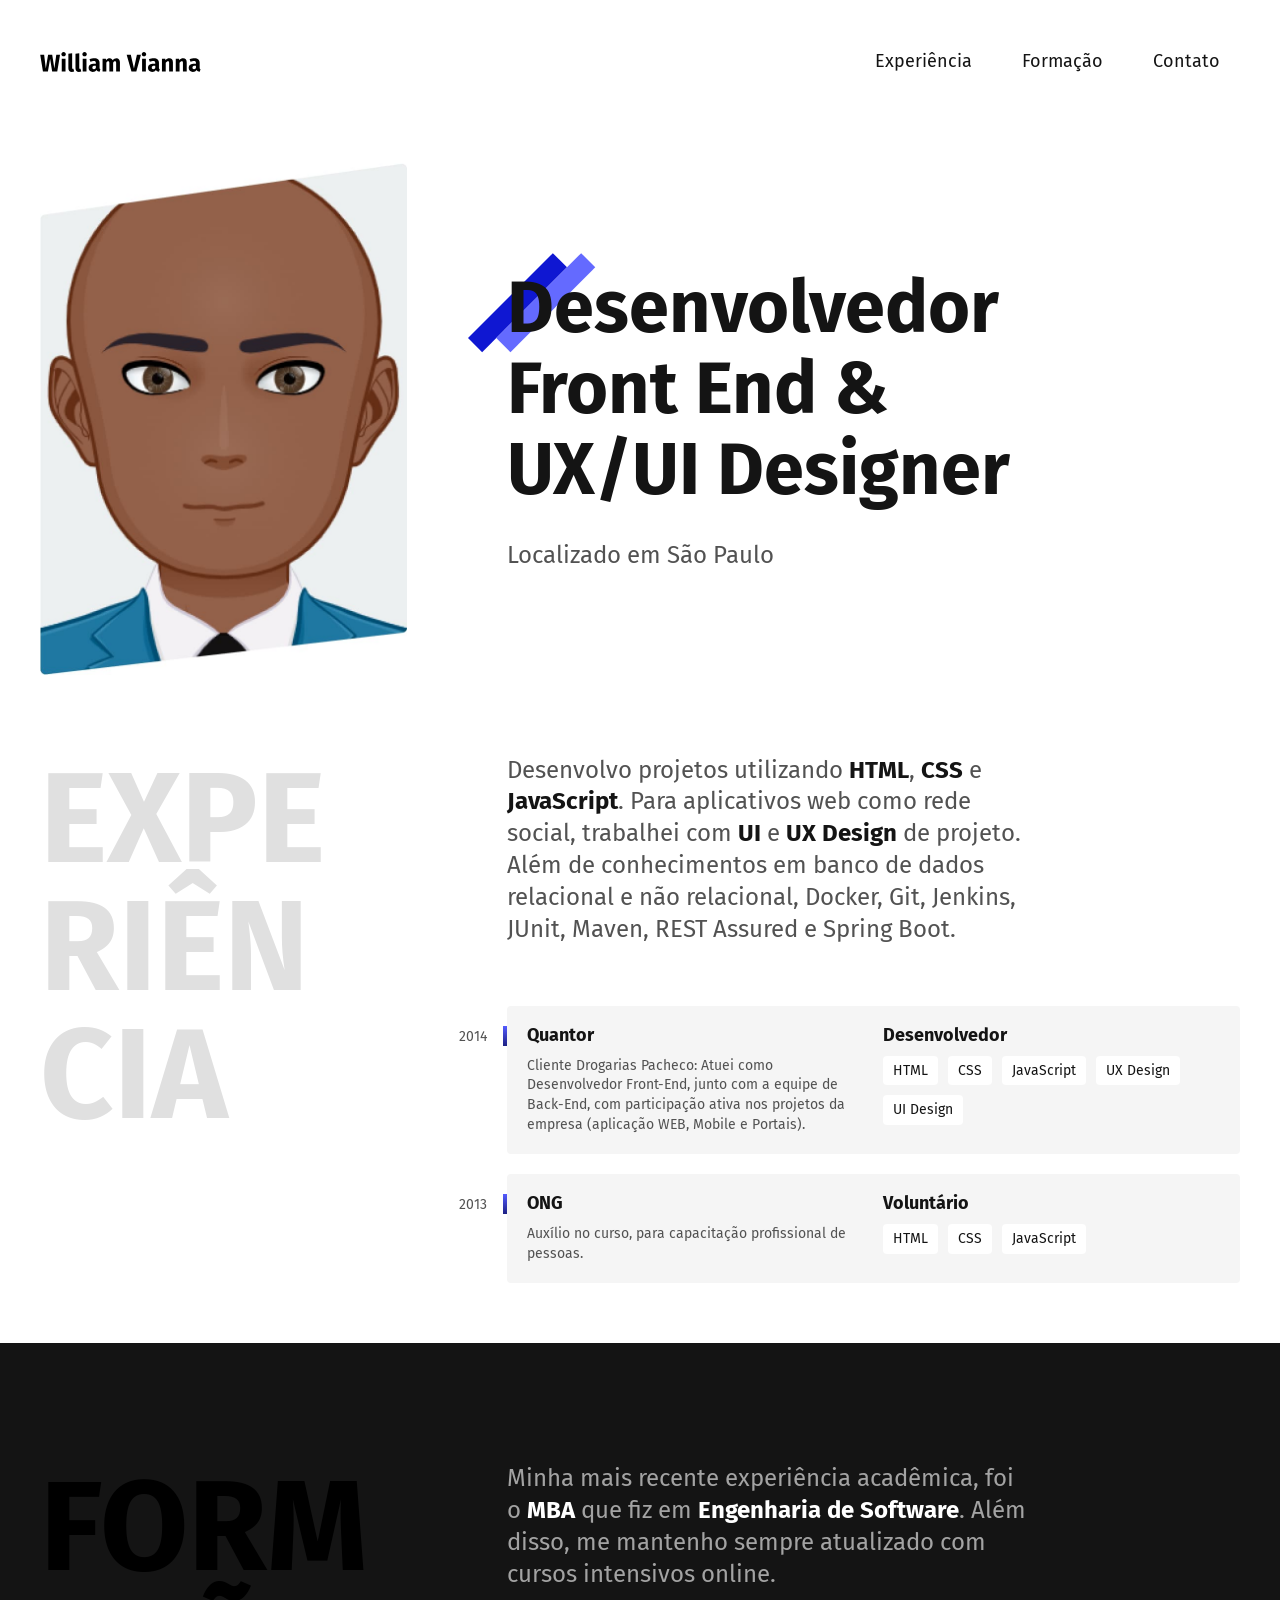
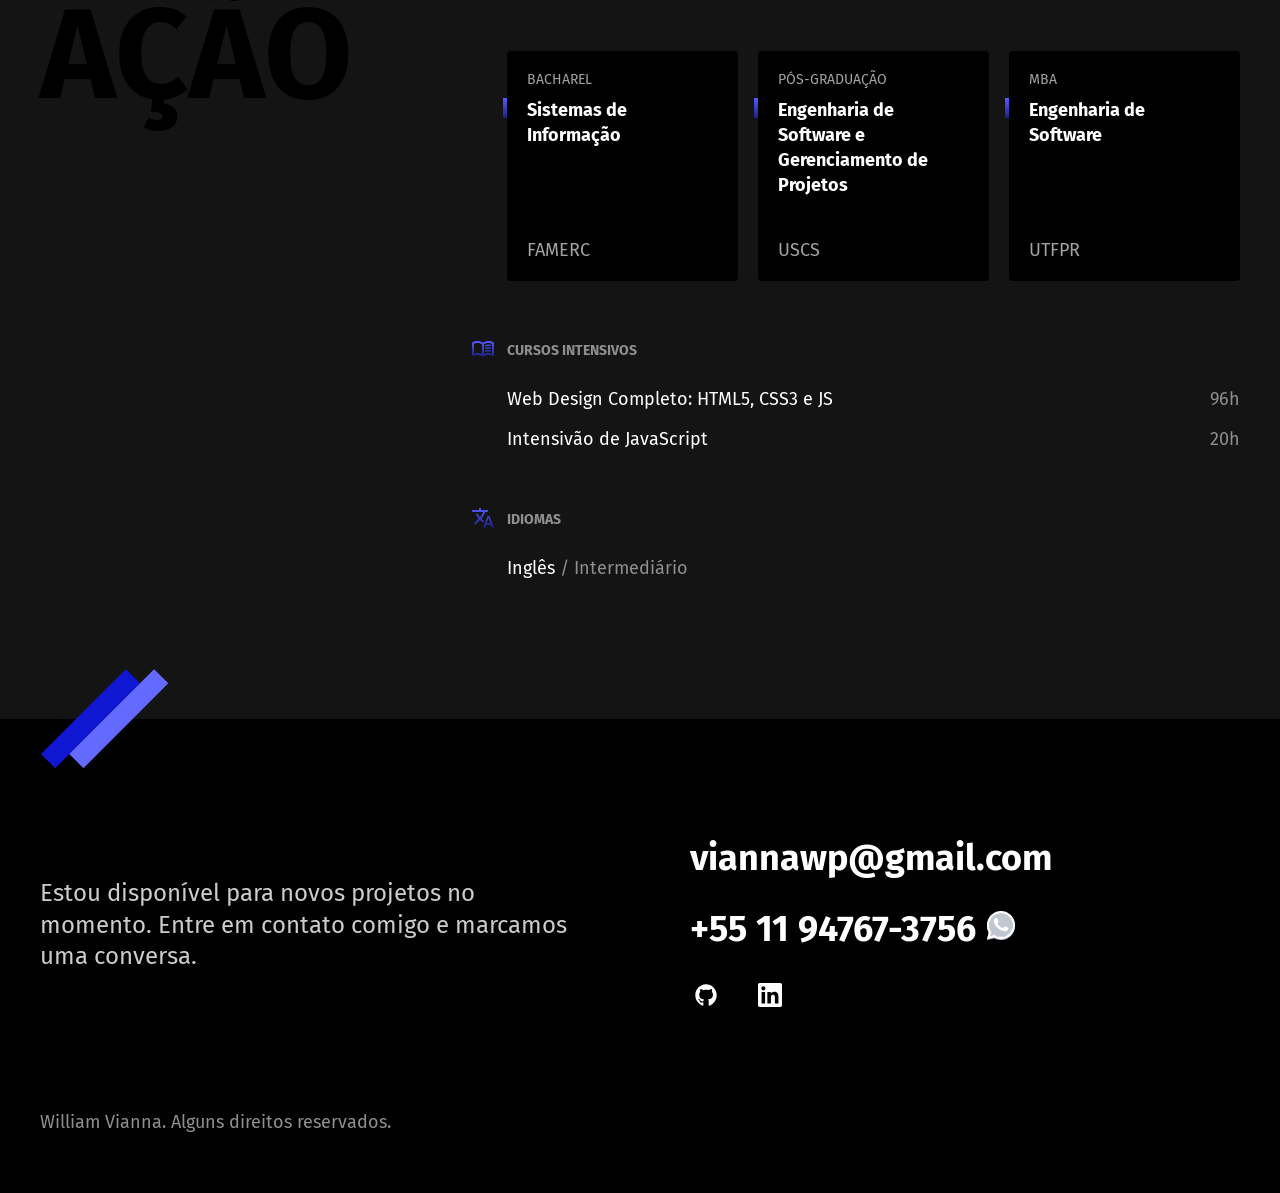
<file: index.html>
<!DOCTYPE html>
<html lang="pt-br">

<head>
    <meta charset="UTF-8">
    <meta name="viewport" content="width=device-width, initial-scale=1.0">
    <meta name="description" content="Desenvolvedor Front End & UX/UI Designer">
    <title>William Vianna - Desenvolvedor e Designer</title>
    <link rel="stylesheet" href="./css/style.min.css">
    <link rel="icon" href="./favicon.svg" type="image/svg+xml">
    <link rel="preconnect" href="https://fonts.googleapis.com">
    <link rel="preconnect" href="https://fonts.gstatic.com" crossorigin>
    <link href="https://fonts.googleapis.com/css2?family=Fira+Sans:wght@400;700&display=swap" rel="stylesheet">
</head>

<body>
    <header class="header">
        <img src="./img/marca.svg" alt="William Vianna" width="161" height="40">
        <nav>
            <ul class="header-menu">
                <li><a href="#experiencia">Experiência</a></li>
                <li><a href="#formacao">Formação</a></li>
                <li><a href="#contato">Contato</a></li>
            </ul>
        </nav>
    </header>

    <main class="introducao">
        <img src="./img/perfil.jpg" alt="Avatar William" width="373" height="520">
        <div>
            <h1>Desenvolvedor<br>Front End &<br>UX/UI Designer</h1>
            <p>Localizado em São Paulo</p>
        </div>
    </main>

    <section class="experiencia" id="experiencia" aria-label="Experiência">
        <h2 class="subtitulo">Experiência</h2>
        <div>
            <p class="experiencia-texto">Desenvolvo projetos utilizando <strong>HTML</strong>, <strong>CSS</strong> e <strong>JavaScript</strong>. Para aplicativos web como rede social, trabalhei com <strong>UI</strong> e <strong>UX Design</strong> de projeto. Além de conhecimentos em banco de dados relacional e não relacional, Docker, Git, Jenkins, JUnit, Maven, REST Assured e Spring Boot.</p>

            <div class="empresa">
                <span class="empresa-ano">2014</span>
                <h3 class="empresa-titulo">Quantor</h3>
                <span class="empresa-titulo">Desenvolvedor</span>
                <p class="empresa-texto">Cliente Drogarias Pacheco: Atuei como Desenvolvedor Front-End, junto com a equipe de Back-End, com participação ativa nos projetos da empresa (aplicação WEB, Mobile e Portais).</p>
                <ul class="empresa-habilidades">
                    <li>HTML</li>
                    <li>CSS</li>
                    <li>JavaScript</li>
                    <li>UX Design</li>
                    <li>UI Design</li>
                </ul>
            </div>

            <div class="empresa">
                <span class="empresa-ano">2013</span>
                <h3 class="empresa-titulo">ONG</h3>
                <span class="empresa-titulo">Voluntário</span>
                <p class="empresa-texto">Auxílio no curso, para capacitação profissional de pessoas.</p>
                <ul class="empresa-habilidades">
                    <li>HTML</li>
                    <li>CSS</li>
                    <li>JavaScript</li>
                </ul>
            </div>
        </div>
    </section>

    <section class="formacao" id="formacao" aria-label="Formação">
        <div class="formacao-container">
            <h2 class="subtitulo">Formação</h2>
            <div>
                <p class="formacao-texto">
                    Minha mais recente experiência acadêmica, foi o <strong>MBA</strong> que fiz em <strong>Engenharia de Software</strong>. Além disso, me mantenho sempre atualizado com cursos intensivos online.</p>

                <ul class="faculdade-lista">
                    <li class="faculdade">
                        <span class="faculdade-tipo">Bacharel</span>
                        <h3 class="faculdade-curso">Sistemas de Informação</h3>
                        <span class="faculdade-instituicao">FAMERC</span>
                    </li>
                    <li class="faculdade">
                        <span class="faculdade-tipo">Pós-Graduação</span>
                        <h3 class="faculdade-curso">Engenharia de Software e Gerenciamento de Projetos</h3>
                        <span class="faculdade-instituicao">USCS</span>
                    </li>
                    <li class="faculdade">
                        <span class="faculdade-tipo">MBA</span>
                        <h3 class="faculdade-curso">Engenharia de Software</h3>
                        <span class="faculdade-instituicao">UTFPR</span>
                    </li>
                </ul>

                <div class="formacao-extra">
                    <div class="cursos">
                        <h3>Cursos Intensivos</h3>
                        <ul>
                            <li>Web Design Completo: HTML5, CSS3 e JS <span>96h</span></li>
                            <li>Intensivão de JavaScript <span>20h</span></li>
                        </ul>
                    </div>

                    <div class="idiomas">
                        <h3>Idiomas</h3>
                        <ul>
                            <li>Inglês <span>/ Intermediário</span></li>
                        </ul>
                    </div>
                </div>
            </div>
        </div>
    </section>

    <footer class="footer" id="contato">
        <div class="footer-container">
            <p class="footer-texto">Estou disponível para novos projetos no momento. Entre em contato comigo e marcamos uma conversa.</p>
            <div>
                <ul class="footer-contato">
                    <li><a href="mailto:viannawp@gmail.com">viannawp@gmail.com</a></li>
                    <li><a href="https://wa.me/5511947673756" target="_blank">+55 11 94767-3756 <svg width="32" height="32" viewBox="0 0 32 32" fill="none" xmlns="http://www.w3.org/2000/svg">
                                <path fill-rule="evenodd" clip-rule="evenodd" d="M16 31C23.732 31 30 24.732 30 17C30 9.26801 23.732 3 16 3C8.26801 3 2 9.26801 2 17C2 19.5109 2.661 21.8674 3.81847 23.905L2 31L9.31486 29.3038C11.3014 30.3854 13.5789 31 16 31ZM16 28.8462C22.5425 28.8462 27.8462 23.5425 27.8462 17C27.8462 10.4576 22.5425 5.15385 16 5.15385C9.45755 5.15385 4.15385 10.4576 4.15385 17C4.15385 19.5261 4.9445 21.8675 6.29184 23.7902L5.23077 27.7692L9.27993 26.7569C11.1894 28.0746 13.5046 28.8462 16 28.8462Z" fill="#BFC8D0" />
                                <path d="M28 16C28 22.6274 22.6274 28 16 28C13.4722 28 11.1269 27.2184 9.19266 25.8837L5.09091 26.9091L6.16576 22.8784C4.80092 20.9307 4 18.5589 4 16C4 9.37258 9.37258 4 16 4C22.6274 4 28 9.37258 28 16Z" fill="url(#paint0_linear_1_29)" />
                                <path fill-rule="evenodd" clip-rule="evenodd" d="M16 30C23.732 30 30 23.732 30 16C30 8.26801 23.732 2 16 2C8.26801 2 2 8.26801 2 16C2 18.5109 2.661 20.8674 3.81847 22.905L2 30L9.31486 28.3038C11.3014 29.3854 13.5789 30 16 30ZM16 27.8462C22.5425 27.8462 27.8462 22.5425 27.8462 16C27.8462 9.45755 22.5425 4.15385 16 4.15385C9.45755 4.15385 4.15385 9.45755 4.15385 16C4.15385 18.5261 4.9445 20.8675 6.29184 22.7902L5.23077 26.7692L9.27993 25.7569C11.1894 27.0746 13.5046 27.8462 16 27.8462Z" fill="white" />
                                <path d="M12.5 9.49989C12.1672 8.83131 11.6565 8.8905 11.1407 8.8905C10.2188 8.8905 8.78125 9.99478 8.78125 12.05C8.78125 13.7343 9.52345 15.578 12.0244 18.3361C14.438 20.9979 17.6094 22.3748 20.2422 22.3279C22.875 22.2811 23.4167 20.0154 23.4167 19.2503C23.4167 18.9112 23.2062 18.742 23.0613 18.696C22.1641 18.2654 20.5093 17.4631 20.1328 17.3124C19.7563 17.1617 19.5597 17.3656 19.4375 17.4765C19.0961 17.8018 18.4193 18.7608 18.1875 18.9765C17.9558 19.1922 17.6103 19.083 17.4665 19.0015C16.9374 18.7892 15.5029 18.1511 14.3595 17.0426C12.9453 15.6718 12.8623 15.2001 12.5959 14.7803C12.3828 14.4444 12.5392 14.2384 12.6172 14.1483C12.9219 13.7968 13.3426 13.254 13.5313 12.9843C13.7199 12.7145 13.5702 12.305 13.4803 12.05C13.0938 10.953 12.7663 10.0347 12.5 9.49989Z" fill="white" />
                                <defs>
                                    <linearGradient id="paint0_linear_1_29" x1="26.5" y1="7" x2="4" y2="28" gradientUnits="userSpaceOnUse">
                                        <stop stop-color="#BFC8D0" />
                                        <stop offset="1" stop-color="#BFC8D0" />
                                    </linearGradient>
                                </defs>
                            </svg>
                        </a></li>
                </ul>
                <div class="footer-redes">
                    <a href="https://github.com/williamvianna" target="_blank"><img src="./img/github.svg" alt="GitHub"></a>
                    <a href="https://www.linkedin.com/in/william-vianna" target="_blank"><img src="./img/linkedin.svg" alt="LinkedIn"></a>
                </div>
            </div>
            <p class="footer-copy">William Vianna. Alguns direitos reservados.</p>
        </div>
    </footer>
</body>

</html>
</file>
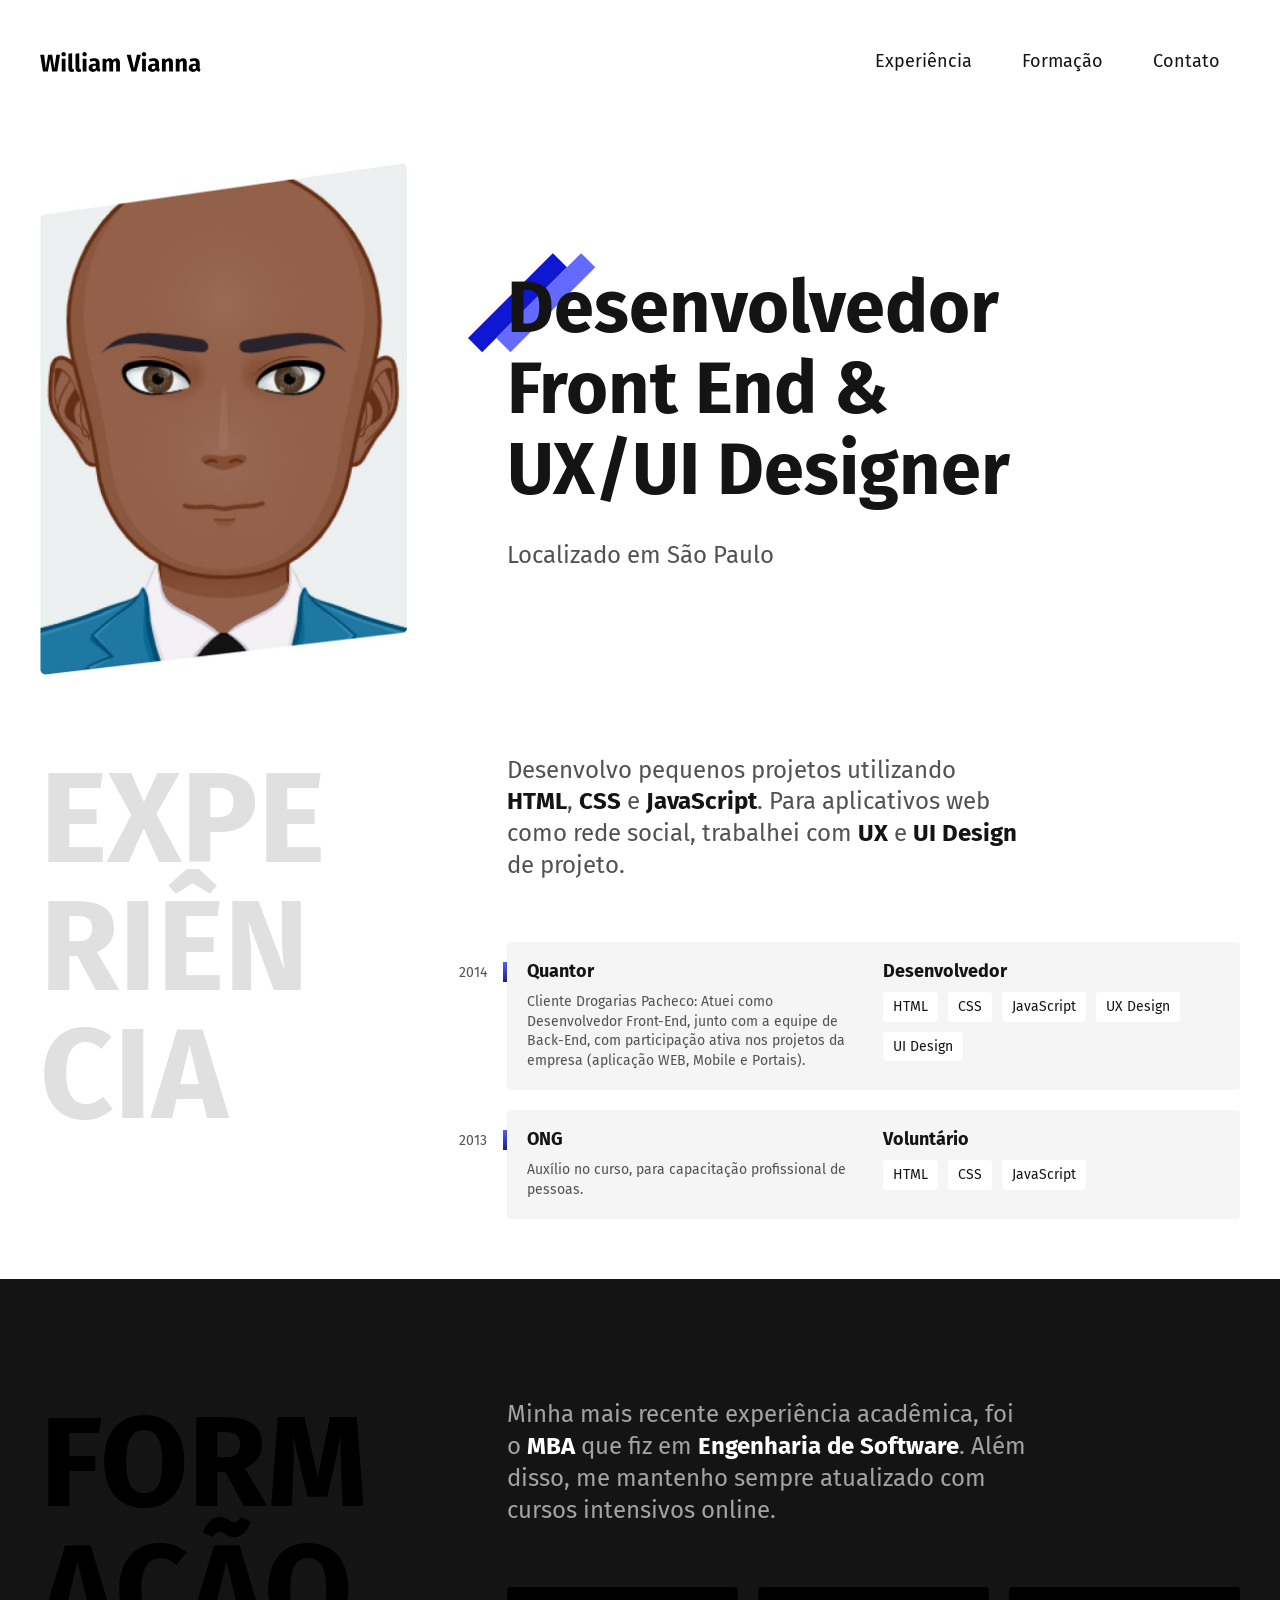
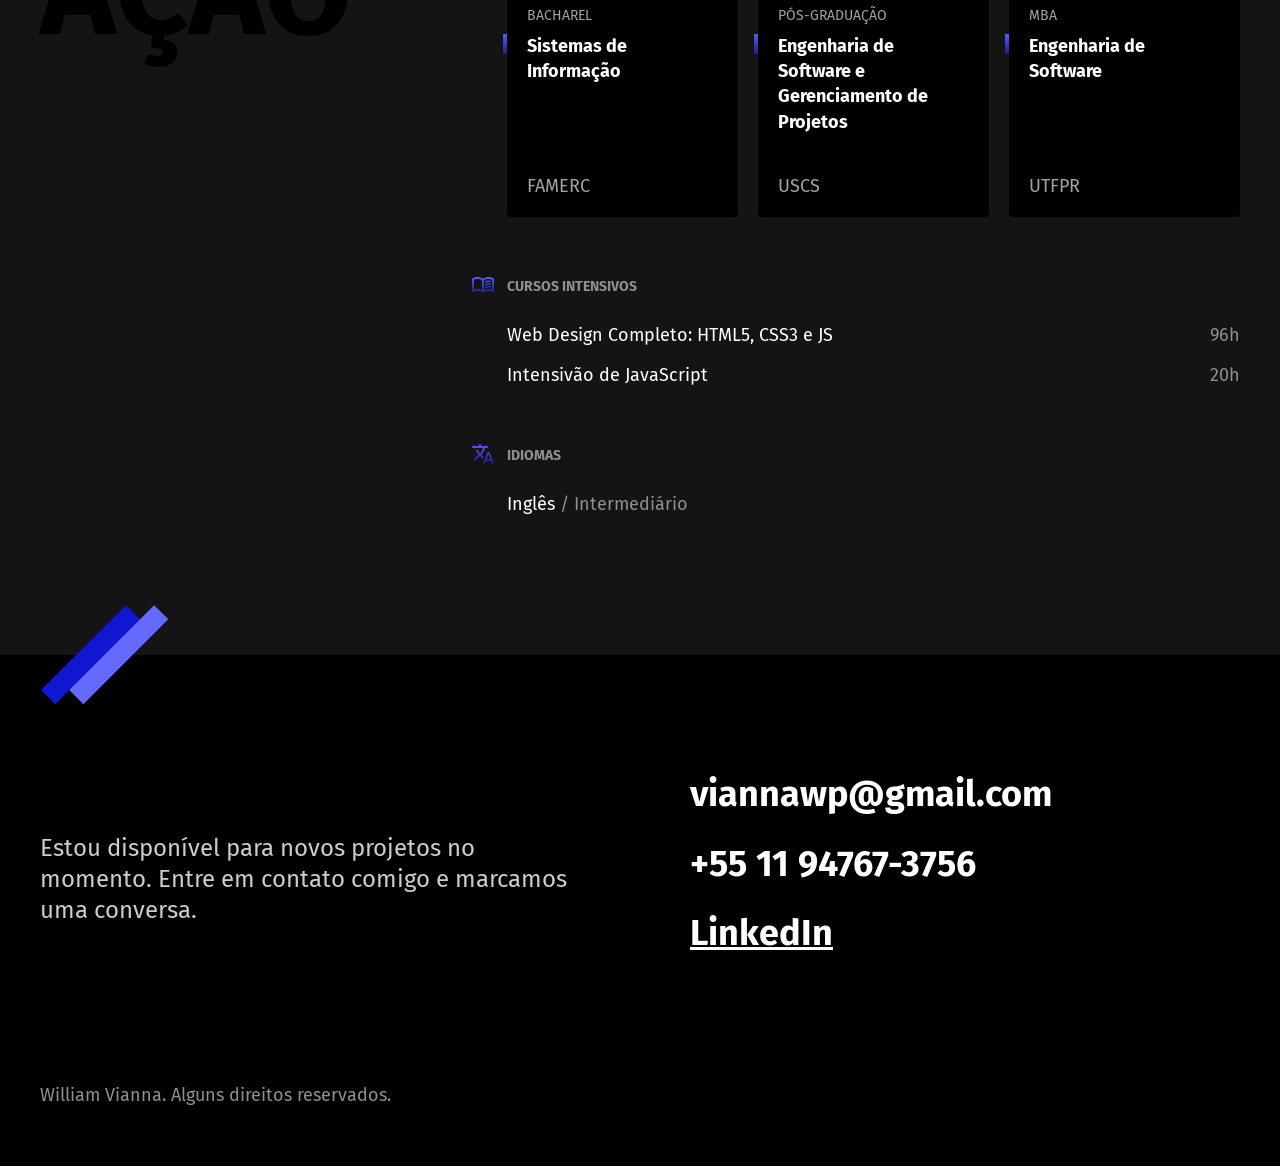
<file: portolio/index.html>
<!DOCTYPE html>
<html lang="pt-br">

<head>
    <meta charset="UTF-8">
    <meta name="viewport" content="width=device-width, initial-scale=1.0">
    <meta name="description" content="Desenvolvedor Front End & UX/UI Designer">
    <title>William Vianna - Desenvolvedor e Designer</title>
    <link rel="stylesheet" href="./css/style.min.css">
    <link rel="icon" href="./favicon.svg" type="image/svg+xml">

    <link rel="preconnect" href="https://fonts.googleapis.com">
    <link rel="preconnect" href="https://fonts.gstatic.com" crossorigin>
    <link href="https://fonts.googleapis.com/css2?family=Fira+Sans:wght@400;700&display=swap" rel="stylesheet">
</head>

<body>
    <header class="header">
        <img src="./img/marca.svg" alt="William Vianna" width="161" height="40">
        <nav>
            <ul class="header-menu">
                <li><a href="#experiencia">Experiência</a></li>
                <li><a href="#formacao">Formação</a></li>
                <li><a href="#contato">Contato</a></li>
            </ul>
        </nav>
    </header>

    <main class="introducao">
        <img src="./img/perfil.jpg" alt="Avatar William" width="373" height="520">
        <div>
            <h1>Desenvolvedor<br>Front End &<br>UX/UI Designer</h1>
            <p>Localizado em São Paulo</p>
        </div>
    </main>

    <section class="experiencia" id="experiencia" aria-label="Experiência">
        <h2 class="subtitulo">Experiência</h2>
        <div>
            <p class="experiencia-texto">Desenvolvo pequenos projetos utilizando <strong>HTML</strong>, <strong>CSS</strong> e <strong>JavaScript</strong>. Para aplicativos web como rede social, trabalhei com <strong>UX</strong> e <strong>UI Design</strong> de projeto.</p>

            <div class="empresa">
                <span class="empresa-ano">2014</span>
                <h3 class="empresa-titulo">Quantor</h3>
                <span class="empresa-titulo">Desenvolvedor</span>
                <p class="empresa-texto">Cliente Drogarias Pacheco: Atuei como Desenvolvedor
                    Front-End, junto com a equipe de Back-End, com
                    participação ativa nos projetos da empresa (aplicação
                    WEB, Mobile e Portais).
                </p>
                <ul class="empresa-habilidades">
                    <li>HTML</li>
                    <li>CSS</li>
                    <li>JavaScript</li>
                    <li>UX Design</li>
                    <li>UI Design</li>
                </ul>
            </div>

            <div class="empresa">
                <span class="empresa-ano">2013</span>
                <h3 class="empresa-titulo">ONG</h3>
                <span class="empresa-titulo">Voluntário</span>
                <p class="empresa-texto">Auxílio no curso, para capacitação profissional de pessoas.
                </p>
                <ul class="empresa-habilidades">
                    <li>HTML</li>
                    <li>CSS</li>
                    <li>JavaScript</li>
                </ul>
            </div>
        </div>
    </section>

    <section class="formacao" id="formacao" aria-label="Formação">
        <div class="formacao-container">
            <h2 class="subtitulo">Formação</h2>
            <div>
                <p class="formacao-texto">
                    Minha mais recente experiência acadêmica, foi o <strong>MBA</strong> que fiz em <strong>Engenharia de Software</strong>. Além disso, me mantenho sempre atualizado com cursos intensivos online.
                </p>

                <ul class="faculdade-lista">
                    <li class="faculdade">
                        <span class="faculdade-tipo">Bacharel</span>
                        <h3 class="faculdade-curso">Sistemas de Informação</h3>
                        <span class="faculdade-instituicao">FAMERC</span>
                    </li>
                    <li class="faculdade">
                        <span class="faculdade-tipo">Pós-Graduação</span>
                        <h3 class="faculdade-curso">Engenharia de Software e Gerenciamento de Projetos</h3>
                        <span class="faculdade-instituicao">USCS</span>
                    </li>
                    <li class="faculdade">
                        <span class="faculdade-tipo">MBA</span>
                        <h3 class="faculdade-curso">Engenharia de Software</h3>
                        <span class="faculdade-instituicao">UTFPR</span>
                    </li>
                </ul>

                <div class="formacao-extra">
                    <div class="cursos">
                        <h3>Cursos Intensivos</h3>
                        <ul>
                            <li>Web Design Completo: HTML5, CSS3 e JS <span>96h</span></li>
                            <li>Intensivão de JavaScript <span>20h</span></li>
                        </ul>
                    </div>

                    <div class="idiomas">
                        <h3>Idiomas</h3>
                        <ul>
                            <li>Inglês <span>/ Intermediário</span></li>
                        </ul>
                    </div>
                </div>
            </div>
        </div>
    </section>

    <footer class="footer" id="contato">
        <div class="footer-container">
            <p class="footer-texto">Estou disponível para novos projetos no momento. Entre em contato comigo e marcamos uma conversa.</p>
            <ul class="footer-contato">
                <li>viannawp@gmail.com</li>
                <li>+55 11 94767-3756</li>
                <li><a href="https://www.linkedin.com/in/william-vianna-218b7b71/" target="_blank">LinkedIn</a></li>
            </ul>
            <p class="footer-copy">William Vianna. Alguns direitos reservados.</p>
        </div>
    </footer>
</body>

</html>
</file>
<file: css/style.min.css>
body{font-family:"Fira Sans",Arial,Sans-serif;margin:0;color:#141414}h1,h2,h3,p{margin:0}ul{margin:0;padding:0;list-style:none}img{max-width:100%;height:auto;display:block}.subtitulo{font-size:8rem;line-height:1;text-transform:uppercase;word-break:break-all;max-width:4ch}@media (max-width:800px){.subtitulo{font-size:3rem;text-transform:capitalize;max-width:initial!important}}.header{max-width:1200px;padding:40px 20px;margin:0 auto;display:flex;justify-content:space-between;align-items:center}.header-menu{display:flex;flex-wrap:wrap;gap:10px;justify-content:center}.header-menu a{font-size:1.125rem;line-height:1.3;padding:10px 20px;text-decoration:none;color:#141414;display:block}.header-menu a:hover{color:#8f8f8f}@media (max-width:800px){.header{flex-direction:column;gap:40px;padding:20px}.header a{background:#f5f5f5;border-radius:4px}}.introducao{max-width:1200px;padding:40px 20px;margin:0 auto;display:grid;grid-template-columns:1fr 2fr;gap:100px;align-items:center}.introducao h1{font-size:4.5rem;line-height:1.125;margin-bottom:30px;position:relative}.introducao h1::before{content:"";display:block;width:130px;height:100px;background:url("../img/detalhe.svg") no-repeat center;position:absolute;top:-15px;left:-40px;z-index:-1}.introducao p{font-size:1.5rem;color:#525252}@media (max-width:1000px){.introducao h1{font-size:3rem}}@media (max-width:800px){.introducao{grid-template-columns:1fr 1fr;gap:40px}.introducao h1{font-size:2rem}.introducao h1::before{width:30px;height:10px;left:0}}@media (max-width:400px){.introducao{grid-template-columns:1fr}.introducao img{display:none}}.experiencia{max-width:1200px;padding:40px 20px;margin:0 auto;display:grid;grid-template-columns:1fr 2fr;gap:100px}.experiencia .subtitulo{color:#e0e0e0}.experiencia-texto{font-size:1.5rem;line-height:1.33;max-width:40ch;margin-bottom:60px;color:#525252}.experiencia-texto strong{color:#141414}.empresa{display:grid;grid-template-columns:1fr 1fr;gap:10px 20px;padding:20px;background:#f5f5f5;margin-bottom:20px;border-radius:4px;position:relative}.empresa::before{content:"";display:block;width:4px;height:20px;background:linear-gradient(#545bff,#1c2083);position:absolute;top:20px;left:-4px}.empresa-ano{position:absolute;top:22px;left:-100px;text-align:right;width:80px;color:#525252;font-size:.875rem}.empresa-titulo{font-size:1.125rem;line-height:1.1;font-weight:700}.empresa-texto{font-size:.875rem;line-height:1.4;color:#525252}.empresa-habilidades{display:flex;flex-wrap:wrap;gap:10px;align-content:start}.empresa-habilidades li{font-size:.875rem;line-height:1.4;border-radius:4px;background:#fff;padding:5px 10px}@media (max-width:800px){.experiencia{grid-template-columns:1fr;gap:40px}.experiencia .subtitulo{color:#141414}.experiencia-texto{font-size:1.25rem}.empresa-ano{position:initial;order:1;width:initial;text-align:left}}@media (max-width:400px){.empresa{grid-template-columns:1fr}}.formacao{background:#141414;color:#fff}.formacao-container{max-width:1200px;padding:120px 20px;margin:0 auto;display:grid;grid-template-columns:1fr 2fr;gap:100px;position:relative}.formacao-container::after{content:"";display:block;width:130px;height:100px;background:url("../img/detalhe.svg") no-repeat center;position:absolute;bottom:-50px;left:20px}.formacao .subtitulo{color:#000;max-width:5ch}.formacao-texto{font-size:1.5rem;line-height:1.33;max-width:40ch;margin-bottom:60px;color:#a3a3a3}.formacao-texto strong{color:#fff}.faculdade-lista{display:flex;flex-wrap:wrap;gap:20px;margin-bottom:60px}.faculdade{flex:1;background:#000;padding:20px;border-radius:4px;display:flex;flex-direction:column}.faculdade-tipo{font-size:.875rem;text-transform:uppercase;color:#a3a3a3;margin-bottom:10px}.faculdade-curso{flex:1;font-size:1.125rem;line-height:1.4;margin-bottom:40px;position:relative}.faculdade-curso::before{content:"";display:block;width:4px;height:20px;background:linear-gradient(#545bff,#1c2083);position:absolute;left:-24px}.faculdade-instituicao{font-size:1.125rem;color:#a3a3a3}.cursos{margin-bottom:60px}.formacao-extra h3{font-size:.875rem;line-height:1.4;color:#8f8f8f;text-transform:uppercase;margin-bottom:30px;position:relative}.formacao-extra h3::before{display:block;content:"";width:24px;height:24px;position:absolute;left:-36px;top:-4px}.cursos h3::before{background:url("../img/cursos.svg") no-repeat center center}.idiomas h3::before{background:url("../img/idiomas.svg") no-repeat center center}.formacao-extra li{font-size:1.125rem;line-height:1.1;margin-bottom:20px}.formacao-extra span{color:#8f8f8f}.cursos li{display:flex;justify-content:space-between}@media (max-width:800px){.formacao-container{grid-template-columns:1fr;padding:60px 20px;gap:40px}.formacao .subtitulo{color:#fff}.formacao-texto{font-size:1.25rem}.formacao-extra h3::before{position:initial;margin-bottom:10px}}.footer{background:#000}.footer-container{max-width:1200px;padding:120px 20px 60px 20px;margin:0 auto;display:grid;grid-template-columns:1fr 1fr;gap:100px;align-items:center}.footer-texto{font-size:1.5rem;line-height:1.3;color:#ccc}.footer-contato li{font-weight:700;font-size:2.25rem;line-height:1.1;color:#fff;margin-bottom:30px}.footer-contato li a{color:#fff;text-decoration:none}.footer-contato li a:hover{color:#8f8f8f}.footer-redes{display:flex;gap:32px}.footer-copy{grid-column:1/-1;font-size:1.125rem;color:#8f8f8f}@media (max-width:800px){.footer-container{grid-template-columns:1fr;gap:40px}.footer-contato li{font-size:1.5rem}}
</file>
<file: portolio/css/style.min.css>
body{font-family:"Fira Sans",Arial,Sans-serif;margin:0;color:#141414}h1,h2,h3,p{margin:0}ul{margin:0;padding:0;list-style:none}img{max-width:100%;height:auto;display:block}.subtitulo{font-size:8rem;line-height:1;text-transform:uppercase;word-break:break-all;max-width:4ch}@media (max-width:800px){.subtitulo{font-size:3rem;text-transform:capitalize;max-width:initial!important}}.header{max-width:1200px;padding:40px 20px;margin:0 auto;display:flex;justify-content:space-between;align-items:center}.header-menu{display:flex;flex-wrap:wrap;gap:10px;justify-content:center}.header-menu a{font-size:1.125rem;line-height:1.3;padding:10px 20px;text-decoration:none;color:#141414;display:block}@media (max-width:800px){.header{flex-direction:column;gap:40px;padding:20px}.header a{background:#f5f5f5;border-radius:4px}}.introducao{max-width:1200px;padding:40px 20px;margin:0 auto;display:grid;grid-template-columns:1fr 2fr;gap:100px;align-items:center}.introducao h1{font-size:4.5rem;line-height:1.125;margin-bottom:30px;position:relative}.introducao h1::before{content:"";display:block;width:130px;height:100px;background:url("../img/detalhe.svg") no-repeat center;position:absolute;top:-15px;left:-40px;z-index:-1}.introducao p{font-size:1.5rem;color:#525252}@media (max-width:1000px){.introducao h1{font-size:3rem}}@media (max-width:800px){.introducao{grid-template-columns:1fr 1fr;gap:40px}.introducao h1{font-size:2rem}.introducao h1::before{width:30px;height:10px;left:0}}@media (max-width:400px){.introducao{grid-template-columns:1fr}.introducao img{display:none}}.experiencia{max-width:1200px;padding:40px 20px;margin:0 auto;display:grid;grid-template-columns:1fr 2fr;gap:100px}.experiencia .subtitulo{color:#e0e0e0}.experiencia-texto{font-size:1.5rem;line-height:1.33;max-width:40ch;margin-bottom:60px;color:#525252}.experiencia-texto strong{color:#141414}.empresa{display:grid;grid-template-columns:1fr 1fr;gap:10px 20px;padding:20px;background:#f5f5f5;margin-bottom:20px;border-radius:4px;position:relative}.empresa::before{content:"";display:block;width:4px;height:20px;background:linear-gradient(#545bff,#1c2083);position:absolute;top:20px;left:-4px}.empresa-ano{position:absolute;top:22px;left:-100px;text-align:right;width:80px;color:#525252;font-size:.875rem}.empresa-titulo{font-size:1.125rem;line-height:1.1;font-weight:700}.empresa-texto{font-size:.875rem;line-height:1.4;color:#525252}.empresa-habilidades{display:flex;flex-wrap:wrap;gap:10px;align-content:start}.empresa-habilidades li{font-size:.875rem;line-height:1.4;border-radius:4px;background:#fff;padding:5px 10px}@media (max-width:800px){.experiencia{grid-template-columns:1fr;gap:40px}.experiencia .subtitulo{color:#141414}.experiencia-texto{font-size:1.25rem}.empresa-ano{position:initial;order:1;width:initial;text-align:left}}@media (max-width:400px){.empresa{grid-template-columns:1fr}}.formacao{background:#141414;color:#fff}.formacao-container{max-width:1200px;padding:120px 20px;margin:0 auto;display:grid;grid-template-columns:1fr 2fr;gap:100px;position:relative}.formacao-container::after{content:"";display:block;width:130px;height:100px;background:url("../img/detalhe.svg") no-repeat center;position:absolute;bottom:-50px;left:20px}.formacao .subtitulo{color:#000;max-width:5ch}.formacao-texto{font-size:1.5rem;line-height:1.33;max-width:40ch;margin-bottom:60px;color:#a3a3a3}.formacao-texto strong{color:#fff}.faculdade-lista{display:flex;flex-wrap:wrap;gap:20px;margin-bottom:60px}.faculdade{flex:1;background:#000;padding:20px;border-radius:4px;display:flex;flex-direction:column}.faculdade-tipo{font-size:.875rem;text-transform:uppercase;color:#a3a3a3;margin-bottom:10px}.faculdade-curso{flex:1;font-size:1.125rem;line-height:1.4;margin-bottom:40px;position:relative}.faculdade-curso::before{content:"";display:block;width:4px;height:20px;background:linear-gradient(#545bff,#1c2083);position:absolute;left:-24px}.faculdade-instituicao{font-size:1.125rem;color:#a3a3a3}.cursos{margin-bottom:60px}.formacao-extra h3{font-size:.875rem;line-height:1.4;color:#8f8f8f;text-transform:uppercase;margin-bottom:30px;position:relative}.formacao-extra h3::before{display:block;content:"";width:24px;height:24px;position:absolute;left:-36px;top:-4px}.cursos h3::before{background:url("../img/cursos.svg") no-repeat center center}.idiomas h3::before{background:url("../img/idiomas.svg") no-repeat center center}.formacao-extra li{font-size:1.125rem;line-height:1.1;margin-bottom:20px}.formacao-extra span{color:#8f8f8f}.cursos li{display:flex;justify-content:space-between}@media (max-width:800px){.formacao-container{grid-template-columns:1fr;padding:60px 20px;gap:40px}.formacao .subtitulo{color:#fff}.formacao-texto{font-size:1.25rem}.formacao-extra h3::before{position:initial;margin-bottom:10px}}.footer{background:#000}.footer-container{max-width:1200px;padding:120px 20px 60px 20px;margin:0 auto;display:grid;grid-template-columns:1fr 1fr;gap:100px;align-items:center}.footer-texto{font-size:1.5rem;line-height:1.3;color:#ccc}.footer-contato li{font-weight:700;font-size:2.25rem;line-height:1.1;color:#fff;margin-bottom:30px}.footer-contato li a{color:#fff}.footer-copy{grid-column:1/-1;font-size:1.125rem;color:#8f8f8f}@media (max-width:800px){.footer-container{grid-template-columns:1fr;gap:40px}.footer-contato li{font-size:1.5rem}}
</file>
